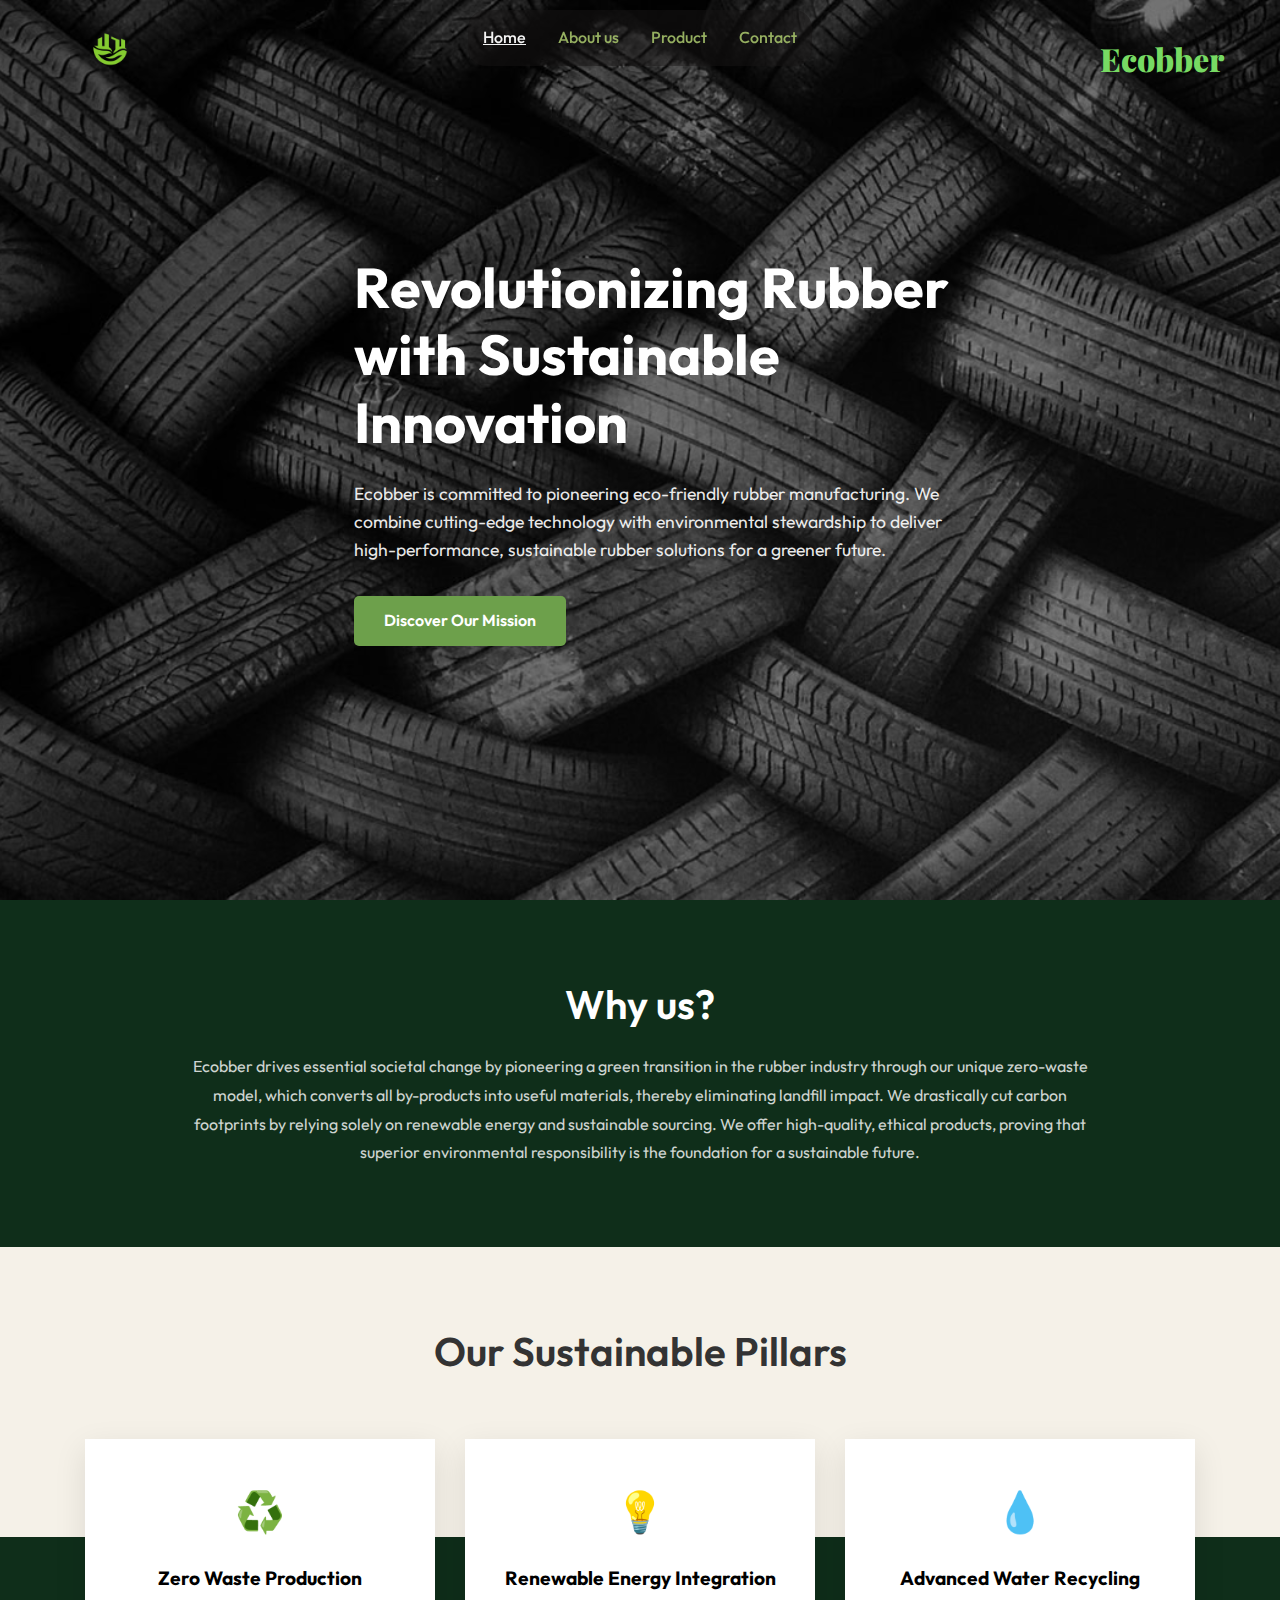
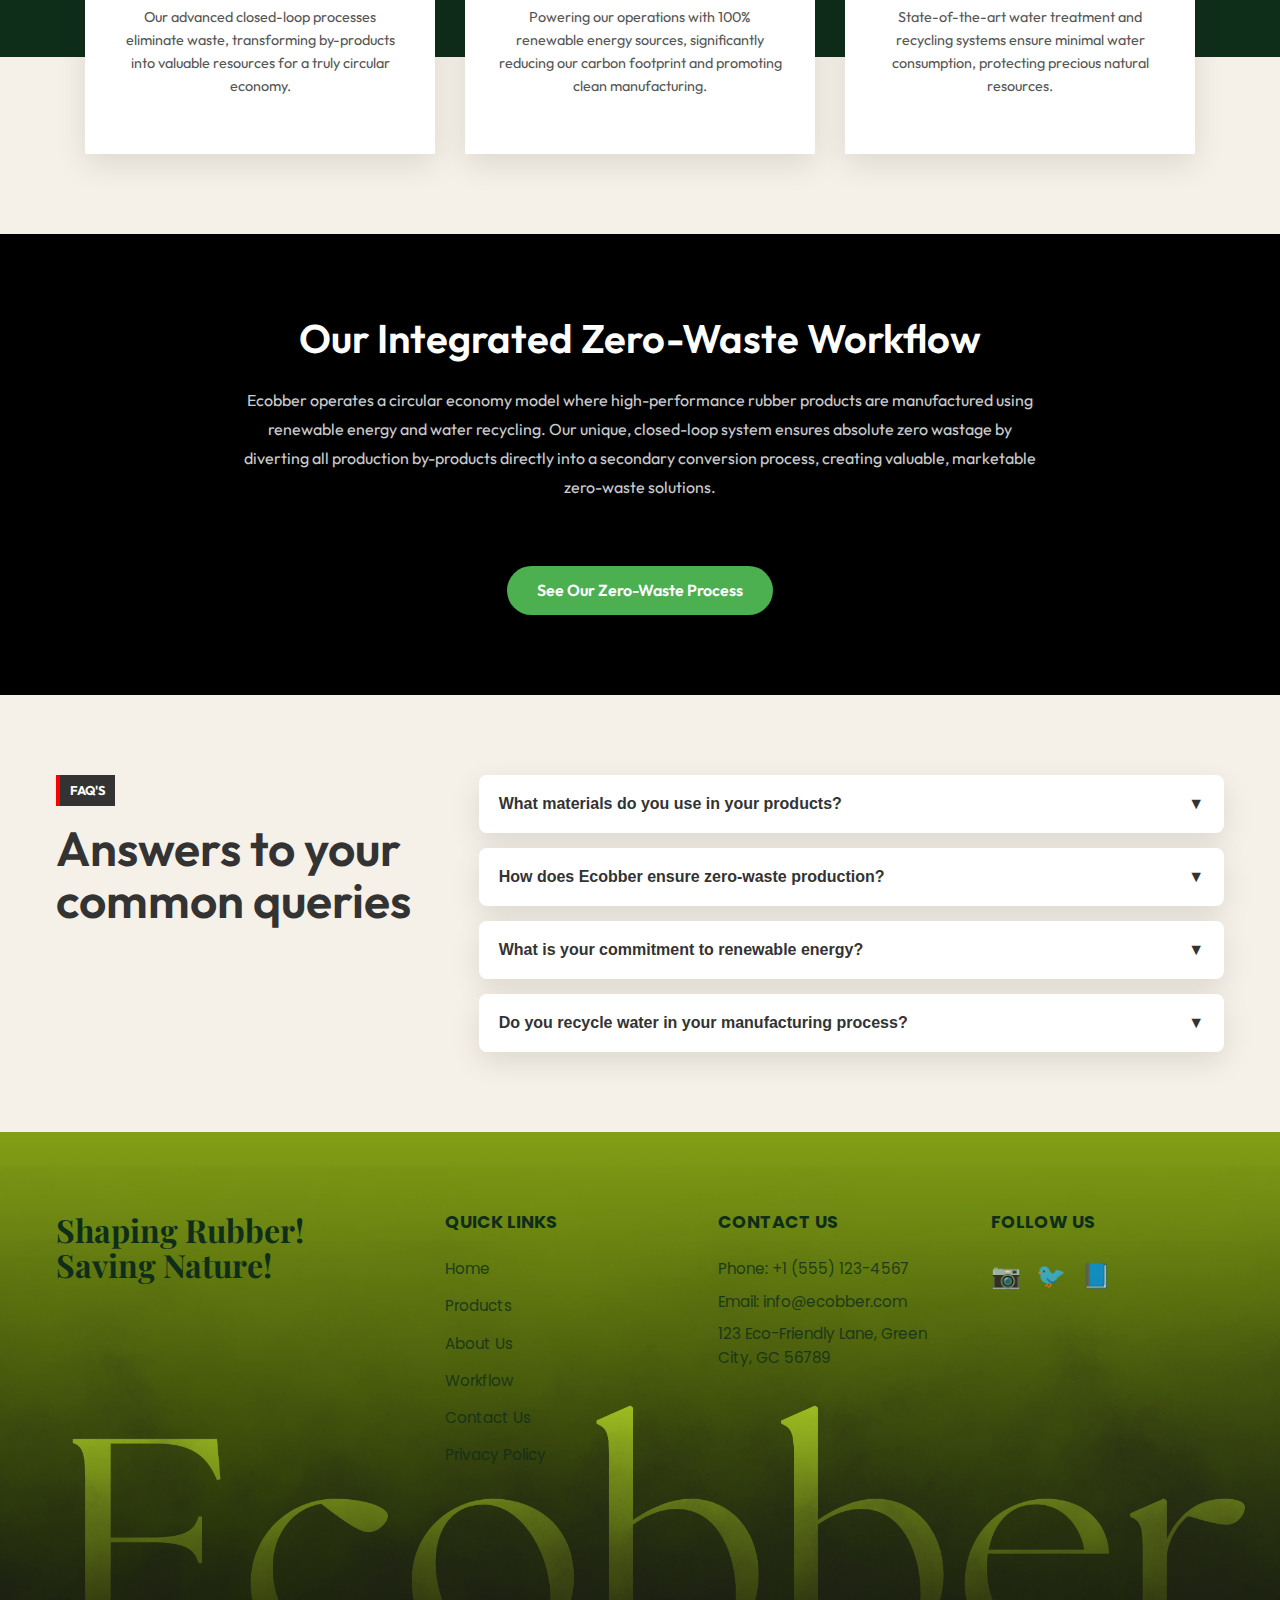
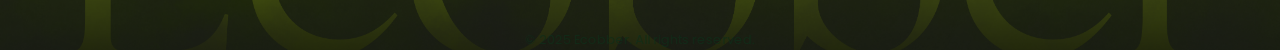
<file: ecobber/index.html>
<!DOCTYPE html>
<html lang="en">

<head>
    <meta charset="UTF-8">
    <meta name="viewport" content="width=device-width, initial-scale=1.0">
    <title>Ecobber - Sustainable Rubber Solutions</title>

    <!-- Fonts -->
    <link rel="preconnect" href="https://fonts.googleapis.com">
    <link rel="preconnect" href="https://fonts.gstatic.com" crossorigin>
    <link
        href="https://fonts.googleapis.com/css2?family=Outfit:wght@300;400;500;600;700&family=Playfair+Display:wght@400;700&family=Poppins:wght@300;400;500;600;700&display=swap"
        rel="stylesheet">

    <!-- Styles -->
    <link rel="stylesheet" href="styles/main.css">
    <link rel="stylesheet" href="styles/home.css">
</head>

<body>

    <!-- Header -->
    <header>
        <div class="container">
          <nav>
    <a href="index.html" class="logo-img">
        <img src="src/logo/Ecobber.png" alt="Ecobber Logo">
    </a>
    <div class="brand-text">Ecobber</div>
    <div class="mobile-menu-btn">
        <span></span><span></span><span></span>
    </div>
</nav>

<div class="navbar-fixed"> 
    <ul class="nav-links">
        <li><a href="index.html" class="active">Home</a></li>
        <li><a href="about.html">About us</a></li>
        <li><a href="product.html">Product</a></li>
        <li><a href="contact.html">Contact</a></li>
    </ul>
</div>
        </div>
    </header>

    <!-- Hero Section -->
    <section class="hero">
        <div class="hero-overlay"></div>
        <div class="container hero-content">
            <h1>Revolutionizing Rubber with Sustainable Innovation</h1>
            <p>Ecobber is committed to pioneering eco-friendly rubber manufacturing. We combine cutting-edge technology
                with environmental stewardship to deliver high-performance, sustainable rubber solutions for a greener
                future.</p>
            <a href="about.html" class="btn btn-primary">Discover Our Mission</a>
        </div>
    </section>

    <!-- Why Us Section -->
    <section class="why-us bg-dark">
        <div class="container text-center">
            <h2>Why us?</h2>
            <p class="max-w-800">Ecobber drives essential societal change by pioneering a green transition in the rubber
                industry through our unique zero-waste model, which converts all by-products into useful materials,
                thereby eliminating landfill impact. We drastically cut carbon footprints by relying solely on renewable
                energy and sustainable sourcing. We offer high-quality, ethical products, proving that superior
                environmental responsibility is the foundation for a sustainable future.</p>
        </div>
    </section>

    <!-- Sustainable Pillars -->
    <section class="pillars bg-beige section">
        <div class="container">
            <h2 class="text-center" style="color: var(--color-text-dark); margin-bottom: var(--spacing-lg);">Our
                Sustainable Pillars</h2>
            <div class="pillars-grid">
                <div class="pillar-card" data-title="Zero Waste Production"
                    data-description="Our advanced closed-loop processes eliminate waste, transforming by-products into valuable resources for a truly circular economy. We ensure that every scrap of material is repurposed, resulting in a production cycle that sends zero waste to landfills.">
                    <div class="icon">♻️</div>
                    <h3>Zero Waste Production</h3>
                    <p>Our advanced closed-loop processes eliminate waste, transforming by-products into valuable
                        resources for a truly circular economy.</p>
                </div>
                <div class="pillar-card" data-title="Renewable Energy Integration"
                    data-description="Powering our operations with 100% renewable energy sources, significantly reducing our carbon footprint and promoting clean manufacturing. We utilize solar and wind energy to run our facilities, demonstrating that industrial scale production can be powered by nature.">
                    <div class="icon">💡</div>
                    <h3>Renewable Energy Integration</h3>
                    <p>Powering our operations with 100% renewable energy sources, significantly reducing our carbon
                        footprint and promoting clean manufacturing.</p>
                </div>
                <div class="pillar-card" data-title="Advanced Water Recycling"
                    data-description="State-of-the-art water treatment and recycling systems ensure minimal water consumption, protecting precious natural resources. Our closed-loop water systems treat and reuse water multiple times, drastically lowering our freshwater intake.">
                    <div class="icon">💧</div>
                    <h3>Advanced Water Recycling</h3>
                    <p>State-of-the-art water treatment and recycling systems ensure minimal water consumption,
                        protecting precious natural resources.</p>
                </div>
            </div>
        </div>
    </section>

    <!-- Workflow Teaser -->
    <section class="workflow-teaser bg-dark section">
        <div class="container text-center">
            <h2>Our Integrated Zero-Waste Workflow</h2>
            <p class="max-w-800">Ecobber operates a circular economy model where high-performance rubber products are
                manufactured using renewable energy and water recycling. Our unique, closed-loop system ensures absolute
                zero wastage by diverting all production by-products directly into a secondary conversion process,
                creating valuable, marketable zero-waste solutions.</p>
            <a href="workflow.html" class="btn btn-primary" style="margin-top: var(--spacing-md);">See Our Zero-Waste
                Process</a>
        </div>
    </section>

    <!-- FAQ Section -->
    <section class="faq bg-beige section">
        <div class="container faq-container">
            <div class="faq-header">
                <span class="badge">FAQ'S</span>
                <h2>Answers to your common queries</h2>
            </div>
            <div class="faq-list">
                <div class="faq-item">
                    <button class="faq-question">What materials do you use in your products? <span
                            class="arrow">▼</span></button>
                    <div class="faq-answer">
                        <p>We primarily use sustainable harvested natural rubber, combined with a significant percentage
                            of recycled rubber and other eco-friendly additives to ensure both performance and
                            environmental responsibility.</p>
                    </div>
                </div>
                <div class="faq-item">
                    <button class="faq-question">How does Ecobber ensure zero-waste production? <span
                            class="arrow">▼</span></button>
                    <div class="faq-answer">
                        <p>Our zero-waste approach involves innovative manufacturing techniques that minimize material
                            input and maximize resource recovery. All production scraps and end-of-life products are
                            collected, processed, and reintroduced into new product cycles, leaving no material behind.
                        </p>
                    </div>
                </div>
                <div class="faq-item">
                    <button class="faq-question">What is your commitment to renewable energy? <span
                            class="arrow">▼</span></button>
                    <div class="faq-answer">
                        <p>We are committed to sourcing 100% of our energy from renewable sources such as solar and wind
                            power to minimize our carbon footprint.</p>
                    </div>
                </div>
                <div class="faq-item">
                    <button class="faq-question">Do you recycle water in your manufacturing process? <span
                            class="arrow">▼</span></button>
                    <div class="faq-answer">
                        <p>Yes, we utilize advanced water recycling systems that treat and reuse water throughout our
                            manufacturing process, significantly reducing our freshwater consumption.</p>
                    </div>
                </div>
            </div>
        </div>
    </section>

    <!-- Footer -->
    <footer>
        <div class="container">
            <div class="footer-content">
                <div class="footer-brand-text">
                    <h3 style="font-family: 'Playfair Display', serif; font-size: 2rem; margin-bottom: 1rem;">Shaping
                        Rubber!<br>Saving Nature!</h3>
                </div>
                <div class="footer-links">
                    <h4>Quick Links</h4>
                    <a href="index.html">Home</a>
                    <a href="product.html">Products</a>
                    <a href="about.html">About Us</a>
                    <a href="workflow.html">Workflow</a>
                    <a href="contact.html">Contact Us</a>
                    <a href="#">Privacy Policy</a>
                </div>
                <div class="footer-contact">
                    <h4>Contact Us</h4>
                    <p>Phone: +1 (555) 123-4567</p>
                    <p>Email: info@ecobber.com</p>
                    <p>123 Eco-Friendly Lane, Green City, GC 56789</p>
                </div>
                <div class="footer-social">
                    <h4>Follow Us</h4>
                    <div class="social-icons">
                        <a href="#">📷</a>
                        <a href="#">🐦</a>
                        <a href="#">📘</a>
                    </div>
                </div>
            </div>
            
            </div>
            <div class="copyright text-center" style="font-size: 0.8rem; opacity: 0.7; margin-top: var(--spacing-lg);">
                &copy; 2025 Ecobber. All rights reserved.
            </div>
        </div>
    </footer>

    <!-- Info Modal -->
    <div id="infoModal" class="modal">
        <div class="modal-content">
            <span class="close-modal">&times;</span>
            <h2 id="modalTitle"></h2>
            <p id="modalDescription"></p>
        </div>
    </div>

    <script src="scripts/main.js"></script>
</body>
    
</html>
</file>
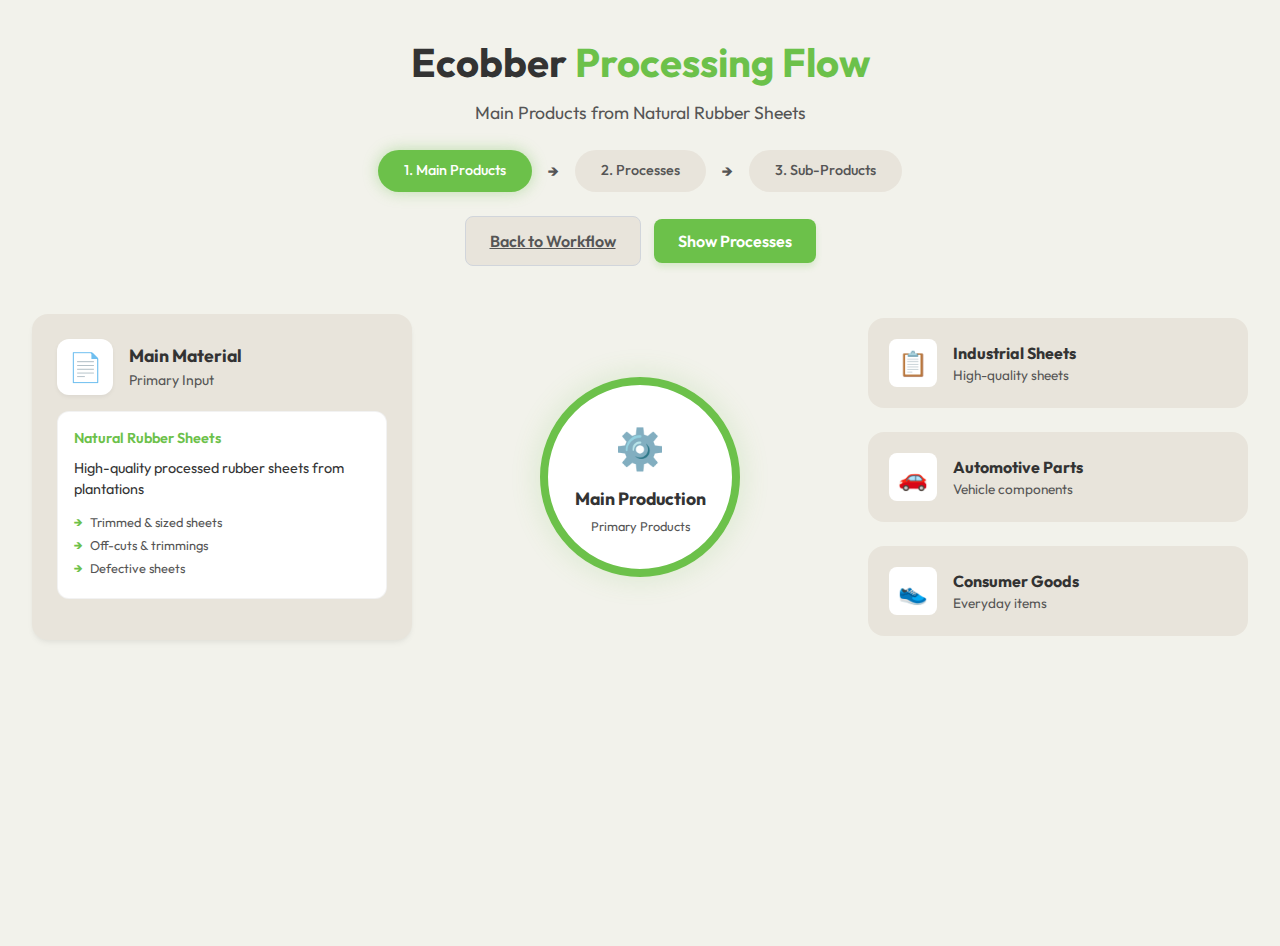
<file: ecobber/animated.html>
<!DOCTYPE html>
<html lang="en">

<head>
    <meta charset="UTF-8">
    <meta name="viewport" content="width=device-width, initial-scale=1.0">
    <title>Ecobber - Sustainable Rubber Processing</title>
    <link rel="preconnect" href="https://fonts.googleapis.com">
    <link rel="preconnect" href="https://fonts.gstatic.com" crossorigin>
    <link href="https://fonts.googleapis.com/css2?family=Outfit:wght@300;400;500;600;700;800&display=swap"
        rel="stylesheet">

    <link rel="stylesheet" href="styles/animated.css">
</head>

<body>
    <div id="app" class="container">
        <!-- Header Section -->
        <header class="header fade-in">
            <h1>Ecobber <span>Processing Flow</span></h1>
            <p id="stage-description">Main Products from Natural Rubber Sheets</p>

            <!-- Stage Indicators -->
            <div class="stage-indicators">
                <div class="stage-step active" data-step="main">
                    1. Main Products
                </div>
                <div class="arrow">→</div>
                <div class="stage-step" data-step="process">
                    2. Processes
                </div>
                <div class="arrow">→</div>
                <div class="stage-step" data-step="subproduct">
                    3. Sub-Products
                </div>
            </div>

            <!-- Navigation Buttons -->
            <a href="workflow.html" class="btn btn-secondary" style="margin-right: 10px;">Back to Workflow</a>
            <button id="nav-btn" class="btn btn-primary">Show Processes</button>
            <button id="reset-btn" class="btn btn-secondary hidden">Reset to Start</button>
        </header>

        <!-- Visualization Area -->
        <div class="visualization-area">
            <!-- SVG Layer for Connections -->
            <svg id="connections-layer" class="connections-layer">
                <!-- Paths and particles will be injected here by JS -->
            </svg>

            <!-- Grid Layout -->
            <div class="grid-layout">
                <!-- Left: Material Source -->
                <div class="column source-column fade-in">
                    <div id="material-source" class="card">
                        <div class="card-header">
                            <div class="icon-box source-icon">
                                📄
                            </div>
                            <div>
                                <h3 style="font-size: 1.1rem; font-weight: 700;">Main Material</h3>
                                <div class="subtitle">Primary Input</div>
                            </div>
                        </div>
                        <div class="info-box">
                            <div class="info-title">Natural Rubber Sheets</div>
                            <div class="info-desc">High-quality processed rubber sheets from plantations</div>
                            <ul class="info-list">
                                <li><span>→</span> Trimmed & sized sheets</li>
                                <li><span>→</span> Off-cuts & trimmings</li>
                                <li><span>→</span> Defective sheets</li>
                            </ul>
                        </div>
                    </div>
                </div>

                <!-- Center: Processing Center -->
                <div class="column center-column fade-in">
                    <div id="processing-center" class="center-node">
                        <!-- Content injected by JS based on stage -->
                    </div>
                </div>

                <!-- Right: Products -->
                <div class="column products-column fade-in">
                    <div id="products-container" class="products-list">
                        <!-- Content injected by JS based on stage -->
                    </div>
                </div>
            </div>
        </div>
    </div>

    <!-- Detailed Process Modal -->
    <div id="detailed-modal" class="modal-overlay">
        <div class="modal-content">
            <button id="modal-close" class="modal-close">×</button>
            <div id="modal-body">
                <!-- Dynamic Vertical Timeline will be injected here -->
            </div>
        </div>
    </div>

    <script src="scripts/animated.js"></script>
</body>

</html>
</file>
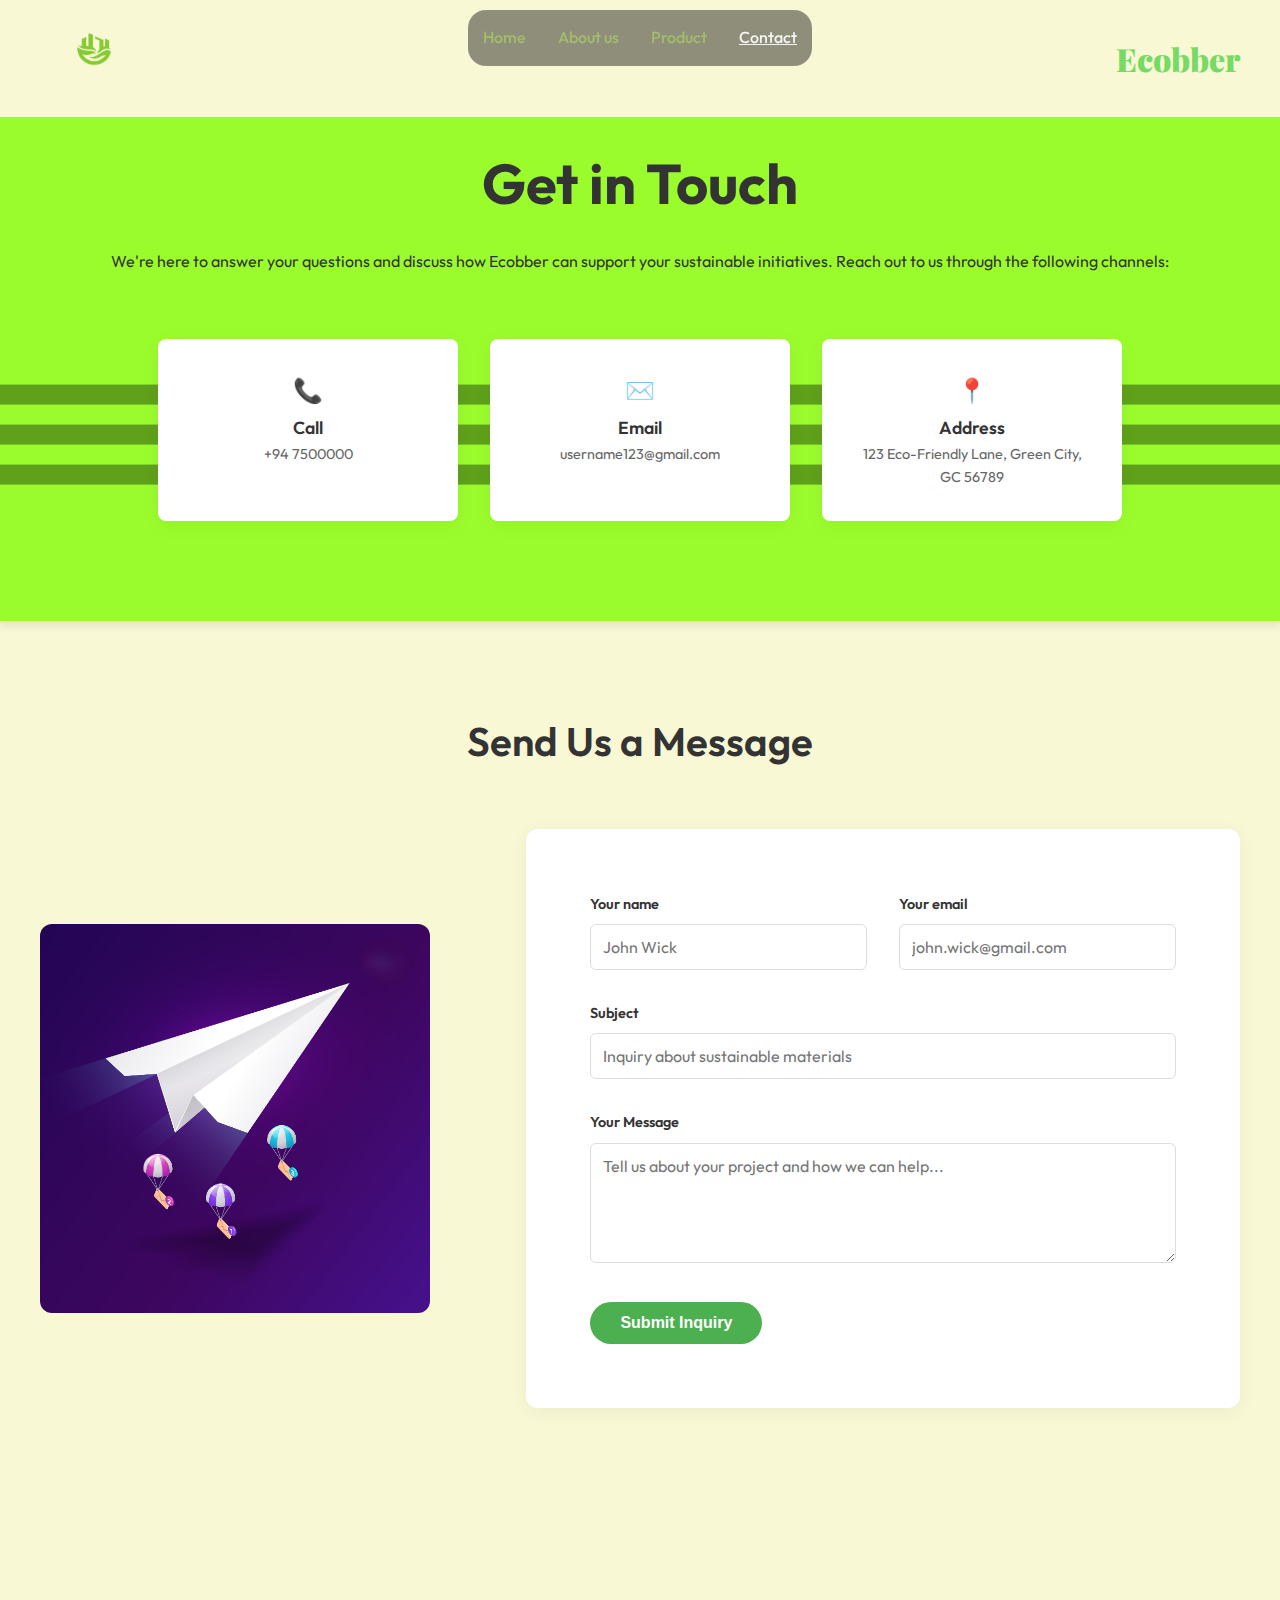
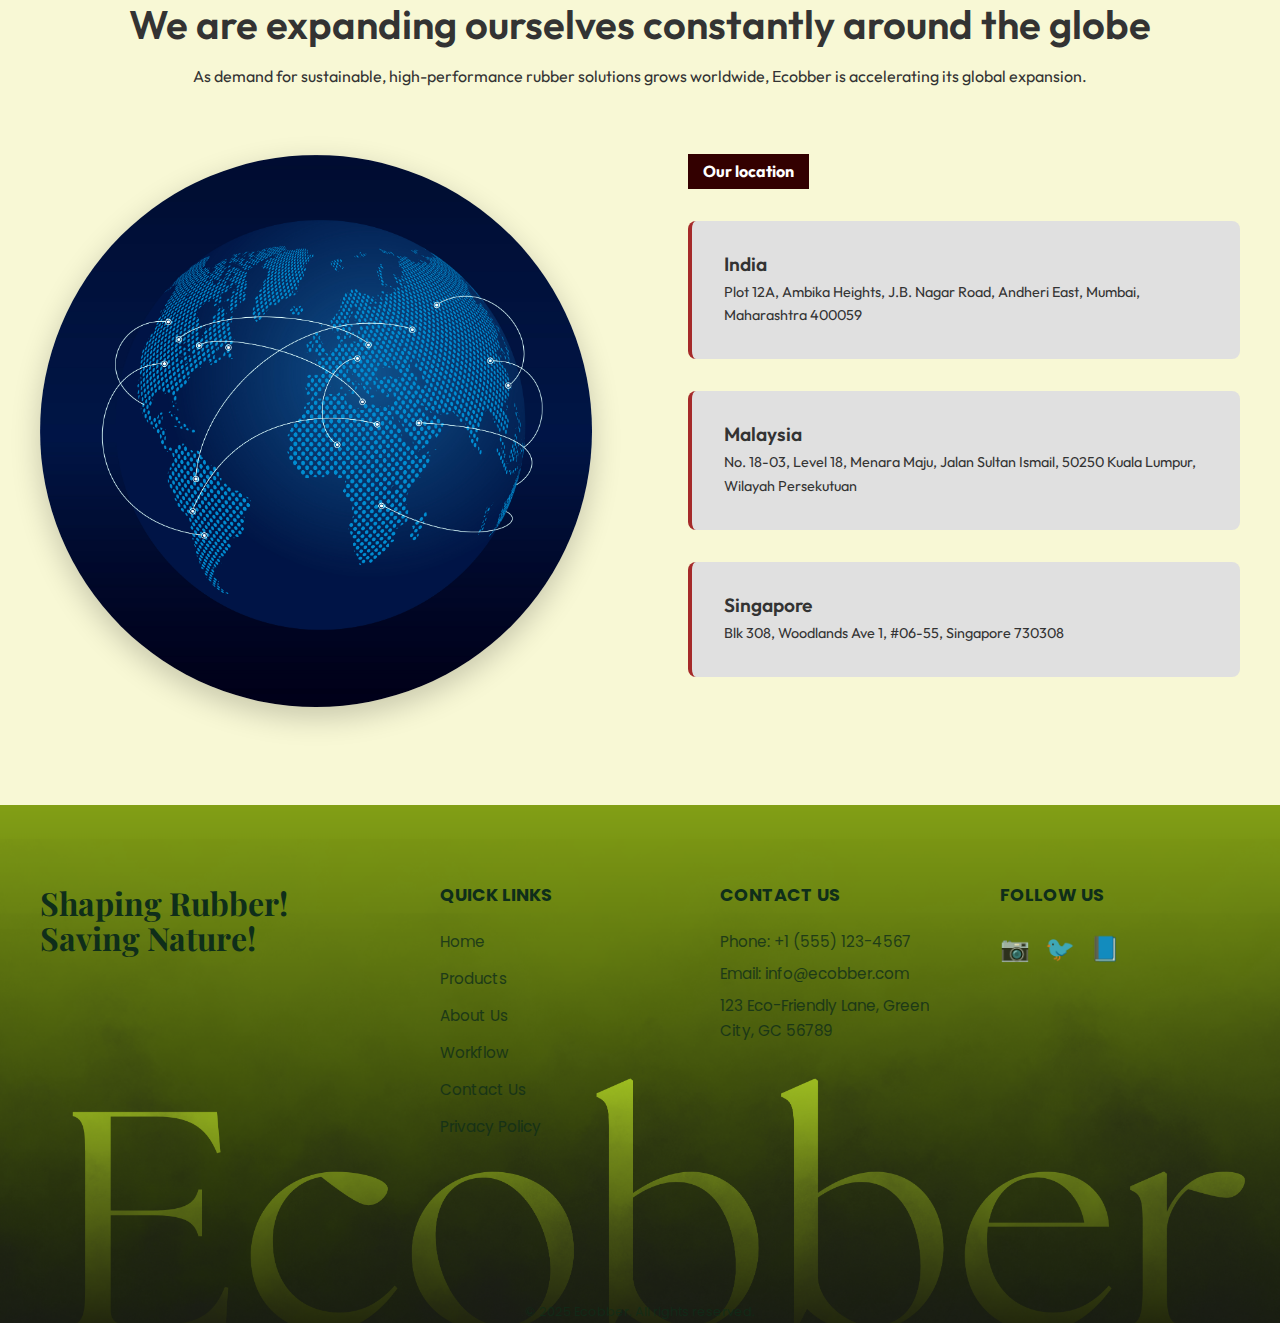
<file: ecobber/contact.html>
<!DOCTYPE html>
<html lang="en">

<head>
    <meta charset="UTF-8">
    <meta name="viewport" content="width=device-width, initial-scale=1.0">
    <title>Contact Us - Ecobber</title>

    <!-- Fonts -->
    <link rel="preconnect" href="https://fonts.googleapis.com">
    <link rel="preconnect" href="https://fonts.gstatic.com" crossorigin>
    <link
        href="https://fonts.googleapis.com/css2?family=Outfit:wght@300;400;500;600;700&family=Playfair+Display:wght@400;700&family=Poppins:wght@300;400;500;600;700&display=swap"
        rel="stylesheet">

    <!-- Styles -->
    <link rel="stylesheet" href="styles/main.css">
    <link rel="stylesheet" href="styles/contact.css">
</head>

<body>

    <!-- Header (Same as index) -->
  <header>
    <div class="container">
        <nav>
            <a href="index.html" class="logo-img">
                <img src="src/logo/Ecobber.png" alt="Ecobber Logo">
            </a>
            <div class="brand-text">Ecobber</div>
            <div class="mobile-menu-btn">
                <span></span><span></span><span></span>
            </div>
        </nav>
    </div>
</header>

<div class="navbar-fixed"> 
    <ul class="nav-links">
        <li><a href="index.html" >Home</a></li>
        <li><a href="about.html">About us</a></li>
        <li><a href="product.html">Product</a></li>
        <li><a href="contact.html"class="active">Contact</a></li>
    </ul>
</div>

    <!-- Contact Hero -->
    <section class="contact-hero">
        <!-- Background Rectangles -->
        <div class="bg-rectangles">
            <div class="bg-rect"></div>
            <div class="bg-rect"></div>
            <div class="bg-rect"></div>
        </div>

        <div class="container relative-z">
            <h1 style="margin-bottom: var(--spacing-md);">Get in Touch</h1>
            <p class="max-w-800" style="margin: 0 auto var(--spacing-lg);">We're here to answer your questions and
                discuss how Ecobber can support your
                sustainable initiatives. Reach out to us through the following channels:</p>

            <div class="contact-cards">
                <div class="c-card">
                    <div class="icon">📞</div>
                    <h3>Call</h3>
                    <p>+94 7500000</p>
                </div>
                <div class="c-card">
                    <div class="icon">✉️</div>
                    <h3>Email</h3>
                    <p>username123@gmail.com</p>
                </div>
                <div class="c-card">
                    <div class="icon">📍</div>
                    <h3>Address</h3>
                    <p>123 Eco-Friendly Lane, Green City, GC 56789</p>
                </div>
            </div>
        </div>
    </section>

    <!-- Form Section -->
    <section class="section bg-beige">
        <div class="container">
            <h2 class="text-center" style="margin-bottom: var(--spacing-lg);">Send Us a Message</h2>
            <div class="contact-layout">
                <div class="contact-image">
                    <!-- Paper plane illustration placeholder -->
                    <div class="plane-illustration">
                        <img src="src/contact/body/contact-body-image1.jpg" alt="Contact Illustration">
                    </div>
                </div>
                <div class="contact-form-wrapper">
                    <form class="contact-form">
                        <div class="form-row">
                            <div class="form-group">
                                <label>Your name</label>
                                <input type="text" placeholder="John Wick">
                            </div>
                            <div class="form-group">
                                <label>Your email</label>
                                <input type="email" placeholder="john.wick@gmail.com">
                            </div>
                        </div>
                        <div class="form-group">
                            <label>Subject</label>
                            <input type="text" placeholder="Inquiry about sustainable materials">
                        </div>
                        <div class="form-group">
                            <label>Your Message</label>
                            <textarea placeholder="Tell us about your project and how we can help..."></textarea>
                        </div>
                        <button type="submit" class="btn btn-primary">Submit Inquiry</button>
                    </form>
                </div>
            </div>
        </div>
    </section>

    <!-- Locations -->
    <section class="section bg-beige">
        <div class="container">
            <h2 class="text-center" style="margin-bottom: var(--spacing-sm);">We are expanding ourselves constantly
                around the globe</h2>
            <p class="text-center max-w-800" style="margin-bottom: var(--spacing-lg);">As demand for sustainable,
                high-performance rubber solutions grows worldwide, Ecobber is accelerating its global expansion.</p>

            <div class="locations-layout">
                <div class="map-visual">
                    <!-- Globe placeholder -->
                    <img src="src/contact/body/contact-body-image2.jpg" alt="Global Map"
                        style="border-radius: 50%; box-shadow: 0 10px 30px rgba(0,0,0,0.2);">
                </div>
                <div class="locations-list">
                    <div class="location-badge">Our location</div>

                    <div class="location-card">
                        <h3>India</h3>
                        <p>Plot 12A, Ambika Heights, J.B. Nagar Road, Andheri East, Mumbai, Maharashtra 400059</p>
                    </div>
                    <div class="location-card">
                        <h3>Malaysia</h3>
                        <p>No. 18-03, Level 18, Menara Maju, Jalan Sultan Ismail, 50250 Kuala Lumpur, Wilayah
                            Persekutuan</p>
                    </div>
                    <div class="location-card">
                        <h3>Singapore</h3>
                        <p>Blk 308, Woodlands Ave 1, #06-55, Singapore 730308</p>
                    </div>
                </div>
            </div>
        </div>
    </section>

    <!-- Footer (Same as index) -->
    <footer>
        <div class="container">
            <div class="footer-content">
                <div class="footer-brand-text">
                    <h3 style="font-family: 'Playfair Display', serif; font-size: 2rem; margin-bottom: 1rem;">Shaping
                        Rubber!<br>Saving Nature!</h3>
                </div>
                <div class="footer-links">
                    <h4>Quick Links</h4>
                    <a href="index.html">Home</a>
                    <a href="product.html">Products</a>
                    <a href="about.html">About Us</a>
                    <a href="workflow.html">Workflow</a>
                    <a href="contact.html">Contact Us</a>
                    <a href="#">Privacy Policy</a>
                </div>
                <div class="footer-contact">
                    <h4>Contact Us</h4>
                    <p>Phone: +1 (555) 123-4567</p>
                    <p>Email: info@ecobber.com</p>
                    <p>123 Eco-Friendly Lane, Green City, GC 56789</p>
                </div>
                <div class="footer-social">
                    <h4>Follow Us</h4>
                    <div class="social-icons">
                        <a href="#">📷</a>
                        <a href="#">🐦</a>
                        <a href="#">📘</a>
                    </div>
                </div>
            </div>
            <div class="copyright text-center" style="font-size: 0.8rem; opacity: 0.7; margin-top: var(--spacing-lg);">
                &copy; 2025 Ecobber. All rights reserved.
            </div>
        </div>
    </footer>

    <script src="scripts/main.js"></script>
</body>

</html>
</file>
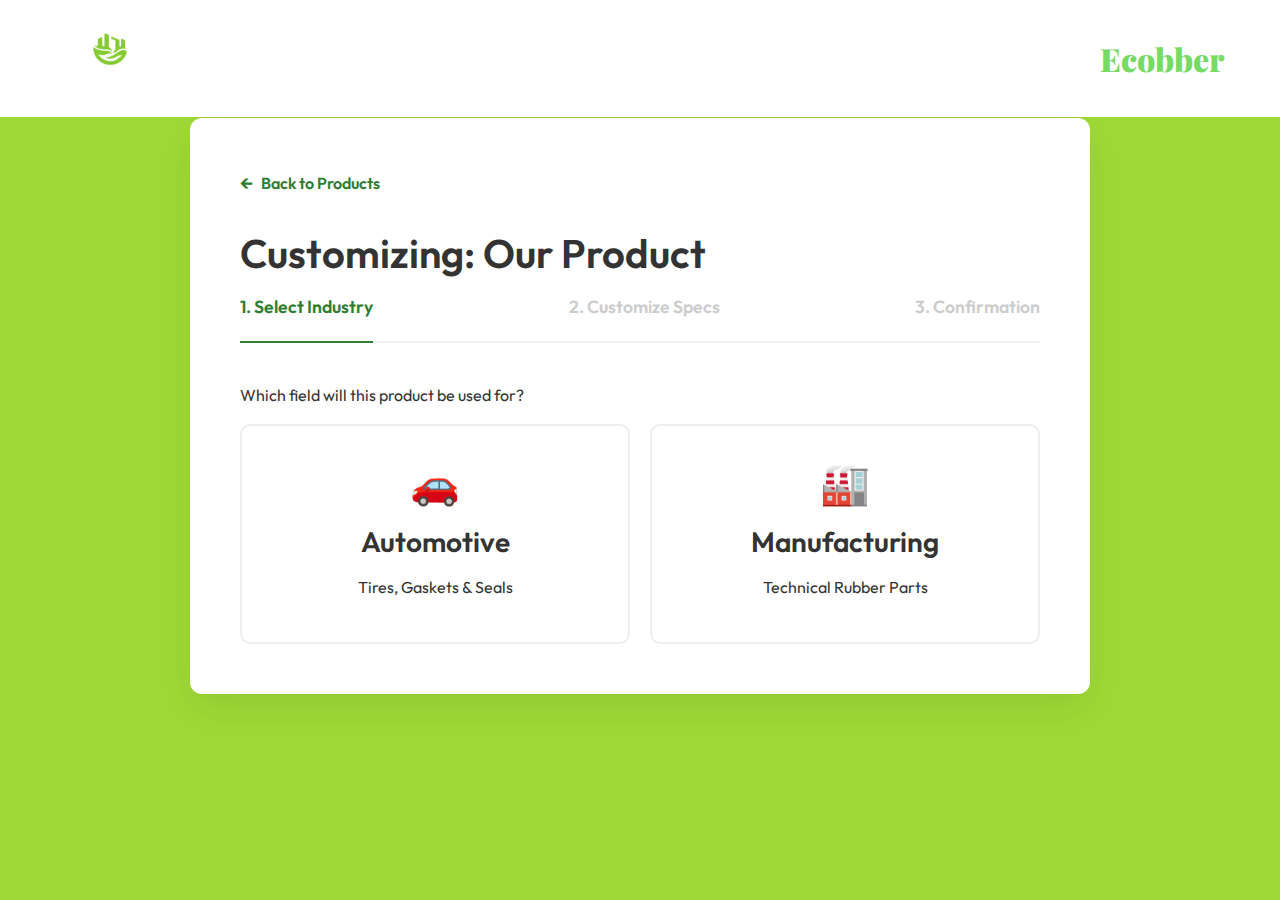
<file: ecobber/customize.html>
<!DOCTYPE html>
<html lang="en">

<head>
    <meta charset="UTF-8">
    <meta name="viewport" content="width=device-width, initial-scale=1.0">
    <title>Customize Order - Ecobber</title>
    <link
        href="https://fonts.googleapis.com/css2?family=Outfit:wght@300;400;500;600;700&family=Playfair+Display:wght@400;700&display=swap"
        rel="stylesheet">
    <link rel="stylesheet" href="styles/main.css">

    <style>
        .wizard-container {
            max-width: 900px;
            margin: 50px auto;
            padding: 50px;
            top:68px;
            background: white;
            border-radius: 12px;
            box-shadow: 0 15px 40px rgba(0, 0, 0, 0.08);
            position: relative;
        }

        .step-header {
            display: flex;
            justify-content: space-between;
            margin-bottom: 40px;
            border-bottom: 2px solid #f0f0f0;
            padding-bottom: 20px;
        }

        .step {
            color: #ccc;
            font-weight: 600;
            font-size: 1.1rem;
        }

        .step.active {
            color: #2e7d32;
            border-bottom: 2px solid #2e7d32;
            margin-bottom: -22px;
            padding-bottom: 20px;
        }

        .industry-grid {
            display: grid;
            grid-template-columns: repeat(auto-fit, minmax(200px, 1fr));
            gap: 20px;
        }

        .industry-card {
            border: 2px solid #eee;
            border-radius: 10px;
            padding: 25px;
            text-align: center;
            cursor: pointer;
            transition: 0.3s;
        }

        .industry-card:hover,
        .industry-card.selected {
            border-color: #2e7d32;
            background: #f1f8e9;
        }

        .ind-icon {
            font-size: 2.5rem;
            display: block;
            margin-bottom: 10px;
        }

        .form-group {
            margin-bottom: 20px;
        }

        .form-label {
            display: block;
            font-weight: 600;
            margin-bottom: 8px;
        }

        .form-input {
            width: 100%;
            padding: 12px;
            border: 1px solid #ddd;
            border-radius: 5px;
            font-family: 'Outfit', sans-serif;
        }

        .color-options {
            display: flex;
            gap: 10px;
        }

        .color-dot {
            width: 35px;
            height: 35px;
            border-radius: 50%;
            cursor: pointer;
            border: 2px solid transparent;
        }

        .color-dot.selected {
            border-color: #000;
            transform: scale(1.1);
        }

        .confirm-box {
            text-align: center;
            padding: 40px;
        }

        .success-icon {
            font-size: 4rem;
            margin-bottom: 20px;
        }

        .order-details {
            background: #fafafa;
            padding: 20px;
            margin: 20px 0;
            text-align: left;
            border-radius: 8px;
        }

        .hidden {
            display: none;
        }

        .btn-nav {
            margin-top: 30px;
            display: flex;
            justify-content: space-between;
        }

        .w-100 {
            width: 100%;
        }

        /* Back Button */
        .btn-back-nav {
            display: inline-flex;
            align-items: center;
            text-decoration: none;
            color: #2e7d32;
            font-weight: 600;
            margin-bottom: 20px;
            transition: 0.3s;
        }

        .btn-back-nav:hover {
            transform: translateX(-5px);
            color: #1b5e20;
        }

        .btn-back-nav span {
            margin-right: 8px;
            font-size: 1.2rem;
        }
    </style>
</head>

<body style="background-color: #9eda36;">

    <header style="background: white;">
        <div class="container">
            <nav>
                <a href="index.html" class="logo-img"><img src="src/logo/Ecobber.png" alt="logo"></a>
                <div class="brand-text">Ecobber</div>
            </nav>
        </div>
    </header>

    <div class="wizard-container">
        <a href="product.html" class="btn-back-nav"><span>&#8592;</span> Back to Products</a>
        <h2 id="product-title-display" style="margin-top: 10px;">Customizing Product</h2>
        <div class="step-header">
            <span class="step active" id="st1">1. Select Industry</span>
            <span class="step" id="st2">2. Customize Specs</span>
            <span class="step" id="st3">3. Confirmation</span>
        </div>

        <div id="step1">
            <p>Which field will this product be used for?</p>
            <div id="industry-grid-container" class="industry-grid">
            </div>
        </div>

        <div id="step2" class="hidden">
            <p>Customize details for <strong id="selected-field"></strong> application:</p>

            <div id="spec-fields-container"></div>

            <div class="form-group" id="color-group">
                <label class="form-label">Color Preference</label>
                <div class="color-options">
                    <div class="color-dot" style="background:black; border: 2px solid #000;"
                        onclick="selectColor('Black', this)"></div>
                    <div class="color-dot" style="background:brown;" onclick="selectColor('Brown', this)"></div>
                    <div class="color-dot" style="background:grey;" onclick="selectColor('Grey', this)"></div>
                    <div class="color-dot" style="background:green;" onclick="selectColor('Green', this)"></div>
                </div>
                <p id="color-name">Black</p>
            </div>

            <div class="btn-nav">
                <button class="btn btn-secondary" onclick="showStep(1)">Back</button>
                <button class="btn btn-primary" onclick="confirmOrder()">Confirm Order</button>
            </div>
        </div>

        <div id="step3" class="hidden">
            <div class="confirm-box">
                <div class="success-icon">✅</div>
                <h2>Order Request Sent!</h2>
                <p>Our team will contact you with a formal quote shortly.</p>

                <div class="order-details">
                    <p><strong>Product:</strong> <span id="conf-prod"></span></p>
                    <p><strong>Industry:</strong> <span id="conf-field"></span></p>
                    <p><strong>Specifications:</strong> <span id="conf-spec"></span></p>
                    <p id="conf-color-row"><strong>Color:</strong> <span id="conf-color"></span></p>
                </div>
                <a href="product.html" class="btn btn-primary">Return to Products</a>
            </div>
        </div>
    </div>

    <script>
        const urlParams = new URLSearchParams(window.location.search);
        const product = urlParams.get('product') || "Our Product";
        document.getElementById('product-title-display').innerText = "Customizing: " + product;

        let selectedField = "";
        let selectedColor = "Black";

        // Initialize Industry List on Load
        window.onload = function () {
            const grid = document.getElementById('industry-grid-container');
            let html = "";

            if (product.includes("Tiles") || product.includes("Flooring") || product.includes("Mats")) {
                html = `
                    <div class="industry-card" onclick="selectField('Sports & Fitness')">
                        <span class="ind-icon">🏋️</span>
                        <h3>Sports & Gyms</h3>
                        <p>High-impact flooring</p>
                    </div>
                    <div class="industry-card" onclick="selectField('Construction')">
                        <span class="ind-icon">🏗️</span>
                        <h3>Construction</h3>
                        <p>Playgrounds & Paths</p>
                    </div>`;
            } else if (product.includes("Crumbs") || product.includes("Granules") || product.includes("Crumb")) {
                html = `
                    <div class="industry-card" onclick="selectField('Athletics')">
                        <span class="ind-icon">🏃</span>
                        <h3>Athletics</h3>
                        <p>Running tracks & Turf</p>
                    </div>
                    <div class="industry-card" onclick="selectField('Manufacturing')">
                        <span class="ind-icon">⚙️</span>
                        <h3>Manufacturing</h3>
                        <p>Molded parts & Raw goods</p>
                    </div>`;
            } else if (product.includes("Fuel")) {
                html = `
                    <div class="industry-card" onclick="selectField('Energy Plant')">
                        <span class="ind-icon">⚡</span>
                        <h3>Power Plants</h3>
                        <p>Industrial Boilers</p>
                    </div>
                    <div class="industry-card" onclick="selectField('Heavy Industry')">
                        <span class="ind-icon">🏭</span>
                        <h3>Cement & Steel</h3>
                        <p>Kiln & Furnace Fuel</p>
                    </div>`;
            } else {
                html = `
                    <div class="industry-card" onclick="selectField('Automotive')">
                        <span class="ind-icon">🚗</span>
                        <h3>Automotive</h3>
                        <p>Tires, Gaskets & Seals</p>
                    </div>
                    <div class="industry-card" onclick="selectField('General Industrial')">
                        <span class="ind-icon">🏭</span>
                        <h3>Manufacturing</h3>
                        <p>Technical Rubber Parts</p>
                    </div>`;
            }
            grid.innerHTML = html;
        };

        function loadProductSpecificSpecs() {
            const specContainer = document.getElementById('spec-fields-container');
            const colorGroup = document.getElementById('color-group');
            let html = "";

            // Hide color picker for Fuel and raw Industrial materials
            colorGroup.style.display = (product.includes("Fuel") || product.includes("Reclaimed")) ? "none" : "block";

            if (product.includes("Tiles") || product.includes("Flooring") || product.includes("Mats")) {
                html = `
                    <div class="form-group">
                        <label class="form-label">Thickness (mm)</label>
                        <input type="range" min="10" max="50" value="20" class="w-100" oninput="document.getElementById('thick-val').innerText = this.value">
                        <span>Selected: <span id="thick-val">20</span>mm</span>
                    </div>
                    <div class="form-group">
                        <label class="form-label">Installation Area (sq. meters)</label>
                        <input type="number" id="area-input" placeholder="e.g. 100" class="form-input">
                    </div>`;
            } else if (product.includes("Crumbs") || product.includes("Granules") || product.includes("Crumb")) {
                html = `
                    <div class="form-group">
                        <label class="form-label">Mesh Size (Granule Diameter)</label>
                        <select id="mesh-select" class="form-input">
                            <option>Fine (0.5 - 1.5mm)</option>
                            <option selected>Medium (1.5 - 3.0mm)</option>
                            <option>Coarse (3.0 - 5.0mm)</option>
                        </select>
                    </div>
                    <div class="form-group">
                        <label class="form-label">Application Type</label>
                        <select id="app-select" class="form-input">
                            <option>Pour-in-Place Surfacing</option>
                            <option>Loose Infill</option>
                            <option>Asphalt Modification</option>
                        </select>
                    </div>`;
            } else if (product.includes("Fuel")) {
                html = `
                    <div class="form-group">
                        <label class="form-label">Required Chip Size</label>
                        <select id="fuel-select" class="form-input">
                            <option>Whole Tire</option>
                            <option>TDF Chip (2 inch)</option>
                            <option>Wire-Free Shreds</option>
                        </select>
                    </div>
                    <div class="form-group">
                        <label class="form-label">Monthly Demand (Tons)</label>
                        <input type="number" id="demand-input" placeholder="e.g. 50" class="form-input">
                    </div>`;
            } else {
                html = `
                    <div class="form-group">
                        <label class="form-label">Target Mooney Viscosity / Tensile Strength</label>
                        <input type="text" id="tech-input" placeholder="e.g. 50 ML 1+4 / 15 MPa" class="form-input">
                    </div>`;
            }
            specContainer.innerHTML = html;
        }

        function selectField(field) {
            selectedField = field;
            document.getElementById('selected-field').innerText = field;
            loadProductSpecificSpecs();
            showStep(2);
        }

        function selectColor(color, el) {
            selectedColor = color;
            document.getElementById('color-name').innerText = color;
            document.querySelectorAll('.color-dot').forEach(d => d.style.border = "2px solid transparent");
            el.style.border = "2px solid #000";
        }

        function confirmOrder() {
            document.getElementById('conf-prod').innerText = product;
            document.getElementById('conf-field').innerText = selectedField;

            let specText = "";
            if (document.getElementById('thick-val')) specText += document.getElementById('thick-val').innerText + "mm Thick. ";
            if (document.getElementById('area-input')) specText += "Area: " + document.getElementById('area-input').value + "sqm. ";
            if (document.getElementById('mesh-select')) specText += "Mesh: " + document.getElementById('mesh-select').value + ". ";
            if (document.getElementById('fuel-select')) specText += "Format: " + document.getElementById('fuel-select').value + ". ";
            if (document.getElementById('tech-input')) specText += "Specs: " + document.getElementById('tech-input').value;

            document.getElementById('conf-spec').innerText = specText || "Standard Grade";
            document.getElementById('conf-color').innerText = selectedColor;

            if (product.includes("Fuel") || product.includes("Reclaimed")) {
                document.getElementById('conf-color-row').style.display = "none";
            }
            showStep(3);
        }

        function showStep(num) {
            [1, 2, 3].forEach(n => {
                document.getElementById('step' + n).classList.add('hidden');
                document.getElementById('st' + n).classList.remove('active');
            });
            document.getElementById('step' + num).classList.remove('hidden');
            document.getElementById('st' + num).classList.add('active');
            window.scrollTo(0, 0);
        }
    </script>
</body>

</html>
</file>
<file: ecobber/styles/main.css>
:root {
    /* Colors */
    --color-primary-dark: #0a1f0a;
    --color-primary-green: #4CAF50;
    --color-primary-green-dark: #388E3C;
    --color-secondary-beige: #f8f8d5;
    --color-text-light: #f4f4f4;
    --color-text-dark: #333333;
    --color-text-muted: #666666;
    --color-accent-lime: #8BC34A;

    /* Typography */
    --font-primary: 'Outfit', 'Inter', sans-serif;
    --font-serif: 'Playfair Display', serif;
    --font-poppins: 'Poppins', sans-serif;

    /* Spacing */
    --spacing-xs: 0.5rem;
    --spacing-sm: 1rem;
    --spacing-md: 2rem;
    --spacing-lg: 4rem;
    --spacing-xl: 6rem;

    /* Layout */
    --container-width: 1200px;
    --header-height: 80px;

    /* Transitions */
    --transition-fast: 0.3s ease;
}

/* Reset & Base Styles */
* {
    margin: 0;
    padding: 0;
    box-sizing: border-box;
}

html {
    scroll-behavior: smooth;
}

body {
    font-family: var(--font-primary);
    color: var(--color-text-dark);
    background-color: #fff;
    line-height: 1.6;
    overflow-x: hidden;
}

a {
    text-decoration: none;
    color: inherit;
    transition: var(--transition-fast);
}

ul {
    list-style: none;

}

.nav-links {
    position: relative;
}

img {
    max-width: 100%;
    display: block;
}

/* Typography Utilities */
h1,
h2,
h3,
h4,
h5,
h6 {
    line-height: 1.2;
    margin-bottom: var(--spacing-sm);
}

h1 {
    font-size: 3.5rem;
    font-weight: 700;
}

h2 {
    font-size: 2.5rem;
    font-weight: 600;
}

h3 {
    font-size: 1.75rem;
    font-weight: 600;
}

p {
    margin-bottom: var(--spacing-sm);
}

/* Layout Utilities */
.container {
    max-width: var(--container-width);
    margin: 0 auto;
    padding: 0 var(--spacing-sm);
}

.section {
    padding: var(--spacing-xl) 0;
}

.btn {
    display: inline-block;
    padding: 12px 30px;
    border-radius: 50px;
    font-weight: 600;
    cursor: pointer;
    transition: var(--transition-fast);
    border: none;
    font-size: 1rem;
}

.btn-primary {
    background-color: var(--color-primary-green);
    color: #fff;
}

.btn-primary:hover {
    background-color: var(--color-primary-green-dark);
    transform: translateY(-2px);
}

.text-center {
    text-align: center;
}

.text-light {
    color: var(--color-text-light);
}

.bg-dark {
    background-color: var(--color-primary-dark);
    color: var(--color-text-light);
}

.bg-beige {
    background-color: var(--color-secondary-beige);
}

/* Header & Nav */
header {
    position: absolute;
    top: 0;
    left: 0;
    width: 100%;
    z-index: 1000;
    padding: 1rem 0;
}

nav {
    /* Keep the original layout for the logo and brand text, but remove fixed position */
    display: flex;
    justify-content: space-between;
    align-items: center;
    /* REMOVE all position:fixed, top, width, z-index */
}

/* New CSS for the floating link container */
.navbar-fixed {
    /* --- APPLY FIXED POSITIONING HERE --- */
    position: fixed;
    top: 10px;
    z-index: 1000;

    /* --- CENTERING STYLES --- */
    left: 50%;
    /* 👈 Must be 50% to center it on the entire page */
    transform: translateX(-50%);
    /* Pulls the element back by half its own width */
    /* ------------------------ */
    /* Optional: Ensure the links are aligned vertically if needed */
    display: flex;
    align-items: center;
}


/* ... (rest of your existing CSS remains the same) ... */

.logo-img img {
    height: 85px;
    width: auto;
}

.nav-links {
    display: flex;
    gap: 2rem;
    background-color: rgba(24, 21, 21, 0.468);
    padding: 15px;
    border-radius: 18px;
}

.nav-links a {
    color: #a4c16a;
    font-weight: 500;
    font-size: 1rem;
    opacity: 0.9;
}

.nav-links a:hover,
.nav-links a.active {
    opacity: 1;
    text-decoration: underline;
    color: #f4f4f4;
}

.brand-text {
    color: #77da63;
    font-size: 2rem;
    font-family: var(--font-serif);
    font-weight: 1000;
}

.mobile-menu-btn {
    display: none;
}

/* Footer */
footer {
    background-image: url("../src/home/footer/footer-image(desktop).png");
    background-size: cover;
    background-position: center;
    padding: 80px 0 0;
    position: relative;
    overflow: hidden;
    color: #0f2e1a;
    font-family: var(--font-poppins);
}

.footer-content {
    display: grid;
    grid-template-columns: 1.5fr 1fr 1fr 1fr;
    gap: 40px;
    position: relative;
    z-index: 2;
    margin-bottom: 150px;
    /* Space for large text */
}

.footer-brand-text h3 {
    font-family: var(--font-poppins);
    font-size: 2.5rem;
    line-height: 1.1;
    color: #0f2e1a;
    margin-bottom: 1.5rem;
    font-weight: 700;
}

footer h4 {
    font-size: 1.1rem;
    font-weight: 700;
    margin-bottom: 1.5rem;
    color: #0f2e1a;
    text-transform: uppercase;
    font-family: var(--font-poppins);
}

footer a {
    display: block;
    color: #0f2e1a;
    margin-bottom: 0.8rem;
    font-size: 0.95rem;
    opacity: 0.8;
    font-family: var(--font-poppins);
}

footer a:hover {
    opacity: 1;
    text-decoration: underline;
}

footer p {
    font-size: 0.95rem;
    margin-bottom: 0.5rem;
    opacity: 0.8;
    font-family: var(--font-poppins);
}

.social-icons {
    display: flex;
    gap: 15px;
}

.social-icons a {
    font-size: 1.5rem;
    display: inline-block;
}



@media (max-width: 768px) {

    /* 1. Reset the floating container to be static on mobile */
    .navbar-fixed {
        /* CRITICAL: Disable floating/centering styles */
        /* display: none;  <-- REMOVED THIS LINE so the menu is part of the DOM */
        position: static !important;
        left: auto !important;
        transform: none !important;
        z-index: auto !important;
    }

    /* 2. Style for the actual link list (ul.nav-links) - this is your slide-out menu */
    .nav-links {
        /* Ensure these styles are still active for the mobile slide-out */
        position: fixed;
        top: 0;
        right: -100%;
        height: 50vh;
        width: 70%;
        background-color: var(--color-primary-dark);
        flex-direction: column;
        justify-content: center;
        align-items: center;
        transition: right 0.3s ease;
        z-index: 999;
        box-shadow: -5px 0 15px rgba(51, 189, 106, 0.456);
    }


    .nav-links.active {
        right: 0;
    }

    .nav-links a {
        font-size: 1.5rem;
    }

    .mobile-menu-btn {
        display: block;
        cursor: pointer;
        z-index: 1000;
    }

    .mobile-menu-btn span {
        display: block;
        width: 25px;
        height: 3px;
        background-color: #fff;
        margin: 5px 0;
        transition: 0.3s;
    }

    .footer-content {
        grid-template-columns: 1fr;
        text-align: center;
        margin-bottom: 100px;
    }

    .social-icons {
        justify-content: center;
    }

    /* Mobile Footer Customization */
    footer {
        background-image: url('../src/home/footer/footer-image(mobile).png');
        background-size: cover;
        background-position: center;
    }

    footer,
    footer h3,
    footer p,
    footer a,
    .footer-brand-large h2 {
        color: #f8f8d5 !important;
        /* Beige color for mobile */
    }

    .social-icons a {
        color: #f8f8d5 !important;
        border-color: #f8f8d5 !important;
    }
}

/* Modal Styles */
.modal {
    display: none;
    position: fixed;
    z-index: 2000;
    left: 0;
    top: 0;
    width: 100%;
    height: 100%;
    overflow: auto;
    background-color: rgba(0, 0, 0, 0.6);
    backdrop-filter: blur(5px);
}

.modal-content {
    background-color: #fefefe;
    margin: 15% auto;
    padding: 40px;
    border: 1px solid #888;
    width: 80%;
    max-width: 600px;
    border-radius: 15px;
    position: relative;
    box-shadow: 0 5px 15px rgba(0, 0, 0, 0.3);
    animation: modalFadeIn 0.3s;
}

@keyframes modalFadeIn {
    from {
        opacity: 0;
        transform: translateY(-50px);
    }

    to {
        opacity: 1;
        transform: translateY(0);
    }
}

.close-modal {
    color: #aaa;
    float: right;
    font-size: 28px;
    font-weight: bold;
    cursor: pointer;
    transition: color 0.3s;
}

.close-modal:hover,
.close-modal:focus {
    color: var(--color-primary-green);
    text-decoration: none;
    cursor: pointer;
    transition: color 0.3s;
}

#modalTitle {
    color: var(--color-primary-dark);
    margin-bottom: 1rem;
    font-family: var(--font-primary);
}

#modalDescription {
    color: var(--color-text-dark);
    font-size: 1.1rem;
    line-height: 1.6;
}
</file>
<file: ecobber/styles/home.css>
/* Home Page Specific Styles */

/* Hero */
.hero {
    height: 100vh;
    background-image: url("../src/home/hero/home hero.jpg");
    background-size: cover;
    background-position: center;
    position: relative;
    display: flex;
    align-items: center;
    color: #fff;
}

.hero-overlay {
    position: absolute;
    top: 0;
    left: 0;
    width: 100%;
    height: 100%;
    background: rgba(0, 0, 0, 0.5);
}

.hero-content {
    position: relative;
    z-index: 1;
    max-width: 700px;
    padding-left: 5%;
}

.hero-content h1 {
    font-size: 3.5rem;
    font-weight: 700;
    margin-bottom: 1.5rem;
    line-height: 1.2;
}

.hero-content p {
    font-size: 1.1rem;
    margin-bottom: 2rem;
    max-width: 600px;
    opacity: 0.9;
    line-height: 1.6;
}

.hero-content .btn {
    background-color: #6da04b;
    /* Light green button */
    color: #fff;
    border: none;
    padding: 12px 30px;
    font-size: 1rem;
    font-weight: 600;
    border-radius: 5px;
    text-transform: capitalize;
}

.hero-content .btn:hover {
    background-color: #5a883c;
}

/* Why Us Section */
.why-us {
    background-color: #0f2e1a;
    /* Dark Green */
    color: #fff;
    padding: 80px 0;
    text-align: center;
}

.why-us h2 {
    font-size: 2.5rem;
    margin-bottom: 1.5rem;
    color: #fff;
}

.why-us p {
    max-width: 900px;
    margin: 0 auto;
    font-size: 1rem;
    line-height: 1.8;
    opacity: 0.8;
}

/* Sustainable Pillars Section */
.pillars {
    background-color: #f5f1e8;
    /* Light Beige */
    padding: 80px 0;
    position: relative;
}

.pillars h2 {
    text-align: center;
    font-size: 2.5rem;
    margin-bottom: 3rem;
    color: #000;
}

.pillars-grid {
    display: flex;
    justify-content: center;
    gap: 30px;
    position: relative;
    z-index: 2;
}

/* Dark green strip behind cards */
.pillars-grid::before {
    content: "";
    position: absolute;
    top: 50%;
    left: 50%;
    transform: translate(-50%, -50%);
    width: 100vw;
    height: 120px;
    background-color: #0f2e1a;
    /* Dark Green */
    z-index: -1;
}

.pillar-card {
    background: #fff;
    padding: 40px 30px;
    border-radius: 0;
    /* Square corners as per design */
    box-shadow: 0 10px 30px rgba(0, 0, 0, 0.1);
    flex: 1;
    max-width: 350px;
    text-align: center;
    transition: transform 0.3s ease;
}

.pillar-card:hover {
    transform: translateY(-10px);
}

.pillar-card .icon {
    font-size: 2.5rem;
    margin-bottom: 1.5rem;
    color: #0f2e1a;
    /* Dark icon color */
}

.pillar-card h3 {
    font-size: 1.2rem;
    margin-bottom: 1rem;
    color: #000;
    font-weight: 700;
}

.pillar-card p {
    color: #555;
    font-size: 0.9rem;
    line-height: 1.6;
}

/* Workflow Teaser Section */
.workflow-teaser {
    background-color: #000;
    /* Black */
    color: #fff;
    padding: 80px 0;
    text-align: center;
}

.workflow-teaser h2 {
    font-size: 2.5rem;
    margin-bottom: 1.5rem;
    color: #fff;
}

.workflow-teaser p {
    max-width: 800px;
    margin: 0 auto 2rem;
    font-size: 1rem;
    line-height: 1.8;
    opacity: 0.8;
}

.workflow-teaser .btn {
    background-color: #4CAF50;
    /* Green button */
    color: #fff;
    padding: 12px 30px;
    border-radius: 30px;
    /* Rounded pill shape */
    font-weight: 600;
    text-decoration: none;
    display: inline-block;
}

/* FAQ Section */
.faq {
    background-color: #f5f1e8;
    /* Light Beige */
    padding: 80px 0;
}

.faq-container {
    display: grid;
    grid-template-columns: 1fr 2fr;
    gap: 50px;
    align-items: start;
}

.faq-header .badge {
    background-color: #333;
    color: #fff;
    padding: 5px 10px;
    font-size: 0.8rem;
    font-weight: 700;
    text-transform: uppercase;
    display: inline-block;
    margin-bottom: 1rem;
}

.faq-header h2 {
    font-size: 3rem;
    line-height: 1.1;
    color: #333;
}

.faq-list {
    display: flex;
    flex-direction: column;
    gap: 15px;
}

.faq-item {
    background: #fff;
    border-radius: 8px;
    overflow: hidden;
    box-shadow: 0 10px 30px rgba(0, 0, 0, 0.1);
}

.faq-question {
    width: 100%;
    text-align: left;
    padding: 20px;
    background: none;
    border: none;
    font-size: 1rem;
    font-weight: 700;
    color: #333;
    cursor: pointer;
    display: flex;
    justify-content: space-between;
    align-items: center;
}

.faq-answer {
    padding: 0 20px;
    max-height: 0;
    overflow: hidden;
    transition: max-height 0.3s ease, padding 0.3s ease;
}

.faq-answer p {
    color: #666;
    padding-bottom: 20px;
    font-size: 0.9rem;
    line-height: 1.6;
}

.faq-item.active .faq-answer {
    max-height: 200px;
    padding-top: 0;
}


.why-us p {
    max-width: 900px;
    margin: 0 auto;
    font-size: 1rem;
    line-height: 1.8;
    opacity: 0.8;
}

/* Sustainable Pillars Section */
.pillars {
    background-color: #f5f1e8;
    /* Light Beige */
    padding: 80px 0;
    position: relative;
}

.pillars h2 {
    text-align: center;
    font-size: 2.5rem;
    margin-bottom: 3rem;
    color: #000;
}

.pillars-grid {
    display: flex;
    justify-content: center;
    gap: 30px;
    position: relative;
    z-index: 2;
}

/* Dark green strip behind cards */
.pillars-grid::before {
    content: "";
    position: absolute;
    top: 50%;
    left: 50%;
    transform: translate(-50%, -50%);
    width: 100vw;
    height: 120px;
    background-color: #0f2e1a;
    /* Dark Green */
    z-index: -1;
}

.pillar-card {
    background: #fff;
    padding: 40px 30px;
    border-radius: 0;
    /* Square corners as per design */
    box-shadow: 0 10px 30px rgba(0, 0, 0, 0.1);
    flex: 1;
    max-width: 350px;
    text-align: center;
    transition: transform 0.3s ease;
}

.pillar-card:hover {
    transform: translateY(-10px);
}

.pillar-card .icon {
    font-size: 2.5rem;
    margin-bottom: 1.5rem;
    color: #0f2e1a;
    /* Dark icon color */
}

.pillar-card h3 {
    font-size: 1.2rem;
    margin-bottom: 1rem;
    color: #000;
    font-weight: 700;
}

.pillar-card p {
    color: #555;
    font-size: 0.9rem;
    line-height: 1.6;
}

/* Workflow Teaser Section */
.workflow-teaser {
    background-color: #000;
    /* Black */
    color: #fff;
    padding: 80px 0;
    text-align: center;
}

.workflow-teaser h2 {
    font-size: 2.5rem;
    margin-bottom: 1.5rem;
    color: #fff;
}

.workflow-teaser p {
    max-width: 800px;
    margin: 0 auto 2rem;
    font-size: 1rem;
    line-height: 1.8;
    opacity: 0.8;
}

.workflow-teaser .btn {
    background-color: #4CAF50;
    /* Green button */
    color: #fff;
    padding: 12px 30px;
    border-radius: 30px;
    /* Rounded pill shape */
    font-weight: 600;
    text-decoration: none;
    display: inline-block;
}

/* FAQ Section */
.faq {
    background-color: #f5f1e8;
    /* Light Beige */
    padding: 80px 0;
}

.faq-container {
    display: grid;
    grid-template-columns: 1fr 2fr;
    gap: 50px;
    align-items: start;
}

.faq-header .badge {
    background-color: #333;
    color: #fff;
    padding: 5px 10px;
    font-size: 0.8rem;
    font-weight: 700;
    text-transform: uppercase;
    display: inline-block;
    margin-bottom: 1rem;
    border-left: red 4px solid;
}

.faq-header h2 {
    font-size: 3rem;
    line-height: 1.1;
    color: #333;
}

.faq-list {
    display: flex;
    flex-direction: column;
    gap: 15px;
}

.faq-item {
    background: #fff;
    border-radius: 8px;
    overflow: hidden;
    box-shadow: 0 10px 30px rgba(0, 0, 0, 0.1);
}

.faq-question {
    width: 100%;
    text-align: left;
    padding: 20px;
    background: none;
    border: none;
    font-size: 1rem;
    font-weight: 700;
    color: #333;
    cursor: pointer;
    display: flex;
    justify-content: space-between;
    align-items: center;
}

.faq-answer {
    padding: 0 20px;
    max-height: 0;
    overflow: hidden;
    transition: max-height 0.3s ease, padding 0.3s ease;
}

.faq-answer p {
    color: #666;
    padding-bottom: 20px;
    font-size: 0.9rem;
    line-height: 1.6;
}

.faq-item.active .faq-answer {
    max-height: 200px;
    padding-top: 0;
}

.faq-item.active .arrow {
    transform: rotate(180deg);
}

/* Responsive Home */
@media (max-width: 768px) {
    .hero-content {
        padding-left: 0;
        text-align: center;
        padding: 0 20px;
    }

    .hero-content h1 {
        font-size: 2.5rem;
    }

    .hero-content p {
        margin-left: auto;
        margin-right: auto;
    }

    .pillars-grid {
        flex-direction: column;
        align-items: center;
    }

    .pillars-grid::before {
        display: none;
        /* Hide strip on mobile */
    }

    .pillar-card {
        max-width: 100%;
        margin-bottom: 20px;
    }

    .faq-container {
        grid-template-columns: 1fr;
    }

    .faq-header h2 {
        font-size: 2rem;
        margin-bottom: 2rem;
    }

    .faq-header {
        text-align: center;
    }
}
</file>
<file: ecobber/styles/contact.css>
/* Contact Page Styles */

.contact-hero {
    background-color: #9bfc2d;
    /* Light green from design */
    padding: 150px 0 100px;
    position: relative;
    text-align: center;
    min-width: 200px;
    box-shadow: 0 4px 10px rgba(0, 0, 0, 0.1);
    overflow: hidden;
    /* Ensure rectangles don't overflow */
}

header {
    background-color: #f8f8d5;
}

.container {
    margin: 0 auto;
    padding: 0;
    width: 1500px;
}

.relative-z {
    position: relative;
    z-index: 2;
}

/* Background Rectangles */
.bg-rectangles {
    position: absolute;
    top: 50%;
    left: 0;
    width: 100%;
    height: 100%;
    transform: translateY(-30%);
    z-index: 2;
    display: flex;
    flex-direction: column;
    justify-content: center;
    gap: 20px;
    /* Spacing between rectangles */
    pointer-events: none;
}

.bg-rect {
    width: 100%;
    height: 20px;
    background-color: rgba(3, 21, 1, 0.393);
    /* Dark color with transparency */
}

.contact-cards {
    display: flex;
    justify-content: center;
    /* Center the group of cards */
    gap: var(--spacing-md);
    flex-wrap: wrap;
    /* Allow wrapping on small screens */
    margin-top: var(--spacing-lg);
}

.c-card {
    background: #fff;
    padding: var(--spacing-md);
    border-radius: 8px;
    box-shadow: 0 4px 20px rgba(0, 0, 0, 0.05);
    flex: 1;
    min-width: 250px;
    /* Minimum width for cards */
    max-width: 300px;
    text-align: center;
    transition: transform 0.3s ease;
}

.c-card:hover {
    transform: translateY(-5px);
}

.c-card .icon {
    font-size: 1.5rem;
    margin-bottom: var(--spacing-xs);
    color: var(--color-primary-green);
}

.c-card h3 {
    font-size: 1.1rem;
    margin-bottom: 5px;
}

.c-card p {
    font-size: 0.9rem;
    color: var(--color-text-muted);
    margin-bottom: 0;
}

/* Form Section */
.contact-layout {
    display: flex;
    gap: var(--spacing-xl);
    align-items: center;
    justify-content: center;
}

.contact-image {
    flex: 1;
    display: flex;
    justify-content: center;
}

.plane-illustration img {
    max-width: 100%;
    border-radius: 12px;
}

.contact-form-wrapper {
    flex: 1.5;
    background: #fff;
    padding: var(--spacing-lg);
    border-radius: 12px;
    box-shadow: 0 4px 20px rgba(0, 0, 0, 0.05);
}

.form-row {
    display: flex;
    gap: var(--spacing-md);
}

.form-group {
    margin-bottom: var(--spacing-md);
    flex: 1;
}

.form-group label {
    display: block;
    font-weight: 600;
    margin-bottom: 8px;
    font-size: 0.9rem;
}

.form-group input,
.form-group textarea {
    width: 100%;
    padding: 12px;
    border: 1px solid #ddd;
    border-radius: 6px;
    font-family: inherit;
    font-size: 1rem;
}

.form-group textarea {
    height: 120px;
    resize: vertical;
}

/* Locations */
.locations-layout {
    display: flex;
    gap: var(--spacing-xl);
    align-items: center;
    margin-top: var(--spacing-lg);
}

.map-visual {
    flex: 1;
    display: flex;
    justify-content: center;
}

.locations-list {
    flex: 1;
}

.location-badge {
    background: #330000;
    color: #fff;
    display: inline-block;
    padding: 5px 15px;
    font-weight: 700;
    margin-bottom: var(--spacing-md);
}

.location-card {
    background: #e0e0e0;
    padding: var(--spacing-md);
    margin-bottom: var(--spacing-md);
    border-radius: 8px;
    border-left: 4px solid #8BC34A;
    /* Default accent */
}

.location-card:nth-child(2) {
    border-color: #a52a2a;
}

/* India - Reddish */
.location-card:nth-child(3) {
    border-color: #a52a2a;
}

/* Malaysia */
.location-card:nth-child(4) {
    border-color: #a52a2a;
}

/* Singapore */

.location-card h3 {
    font-size: 1.2rem;
    margin-bottom: 5px;
}



.container {
    margin: 0 auto;
    padding: 0;
    width: 1500px;
}

.relative-z {
    position: relative;
    z-index: 2;
}

/* Background Rectangles */
.bg-rectangles {
    position: absolute;
    top: 50%;
    left: 0;
    width: 100%;
    height: 100%;
    transform: translateY(-30%);
    z-index: 2;
    display: flex;
    flex-direction: column;
    justify-content: center;
    gap: 20px;
    /* Spacing between rectangles */
    pointer-events: none;
}

.bg-rect {
    width: 100%;
    height: 20px;
    background-color: rgba(3, 21, 1, 0.393);
    /* Dark color with transparency */
}

.contact-cards {
    display: flex;
    justify-content: center;
    /* Center the group of cards */
    gap: var(--spacing-md);
    flex-wrap: wrap;
    /* Allow wrapping on small screens */
    margin-top: var(--spacing-lg);
}

.c-card {
    background: #fff;
    padding: var(--spacing-md);
    border-radius: 8px;
    box-shadow: 0 4px 20px rgba(0, 0, 0, 0.05);
    flex: 1;
    min-width: 250px;
    /* Minimum width for cards */
    max-width: 300px;
    text-align: center;
    transition: transform 0.3s ease;
}

.c-card:hover {
    transform: translateY(-5px);
}

.c-card .icon {
    font-size: 1.5rem;
    margin-bottom: var(--spacing-xs);
    color: var(--color-primary-green);
}

.c-card h3 {
    font-size: 1.1rem;
    margin-bottom: 5px;
}

.c-card p {
    font-size: 0.9rem;
    color: var(--color-text-muted);
    margin-bottom: 0;
}

/* Form Section */
.contact-layout {
    display: flex;
    gap: var(--spacing-xl);
    align-items: center;
    justify-content: center;
}

.contact-image {
    flex: 1;
    display: flex;
    justify-content: center;
}

.plane-illustration img {
    max-width: 100%;
    border-radius: 12px;
}

.contact-form-wrapper {
    flex: 1.5;
    background: #fff;
    padding: var(--spacing-lg);
    border-radius: 12px;
    box-shadow: 0 4px 20px rgba(0, 0, 0, 0.05);
}

.form-row {
    display: flex;
    gap: var(--spacing-md);
}

.form-group {
    margin-bottom: var(--spacing-md);
    flex: 1;
}

.form-group label {
    display: block;
    font-weight: 600;
    margin-bottom: 8px;
    font-size: 0.9rem;
}

.form-group input,
.form-group textarea {
    width: 100%;
    padding: 12px;
    border: 1px solid #ddd;
    border-radius: 6px;
    font-family: inherit;
    font-size: 1rem;
}

.form-group textarea {
    height: 120px;
    resize: vertical;
}

/* Locations */
.locations-layout {
    display: flex;
    gap: var(--spacing-xl);
    align-items: center;
    margin-top: var(--spacing-lg);
}

.map-visual {
    flex: 1;
    display: flex;
    justify-content: center;
}

.locations-list {
    flex: 1;
}

.location-badge {
    background: #330000;
    color: #fff;
    display: inline-block;
    padding: 5px 15px;
    font-weight: 700;
    margin-bottom: var(--spacing-md);
}

.location-card {
    background: #e0e0e0;
    padding: var(--spacing-md);
    margin-bottom: var(--spacing-md);
    border-radius: 8px;
    border-left: 4px solid #8BC34A;
    /* Default accent */
}

.location-card:nth-child(2) {
    border-color: #a52a2a;
}

/* India - Reddish */
.location-card:nth-child(3) {
    border-color: #a52a2a;
}

/* Malaysia */
.location-card:nth-child(4) {
    border-color: #a52a2a;
}

/* Singapore */

.location-card h3 {
    font-size: 1.2rem;
    margin-bottom: 5px;
}

.location-card p {
    font-size: 0.9rem;
    margin-bottom: 0;
}

@media (max-width: 768px) {
    .container {
        width: 100%;
        padding: 0 15px;
    }

    .contact-hero {
        padding: 120px 0 80px;
    }

    .contact-layout,
    .locations-layout {
        flex-direction: column;
    }

    .contact-image {
        display: none;
        /* Hide image on mobile to save space or stack it */
    }

    .contact-form-wrapper {
        width: 100%;
        padding: 1.5rem;
    }

    .form-row {
        flex-direction: column;
        gap: 0;
    }

    .contact-cards {
        flex-direction: column;
        align-items: center;
    }

    .c-card {
        width: 100%;
        max-width: 100%;
    }

    .map-visual {
        margin-bottom: 2rem;
    }

    .map-visual img {
        width: 100%;
        height: auto;
    }
}
</file>
<file: ecobber/styles/animated.css>
:root {
    /* Ecobber Global Theme */
    --color-bg: #F2F2EB;
    /* Warm Off-White */
    --color-bg-card: #E8E4DB;
    /* Muted Beige/Greige */
    --color-bg-card-hover: #ffffff;
    --color-border: #d1d5db;

    --color-primary: #6CC14A;
    /* Vibrant Lime Green */
    --color-primary-glow: rgba(108, 193, 74, 0.4);

    --color-text: #333333;
    /* Dark Forest Green/Black */
    --color-text-muted: #555555;
    --color-white: #FFFFFF;

    --font-family: 'Outfit', sans-serif;

    --shadow-card: 0 4px 6px -1px rgba(0, 0, 0, 0.05), 0 2px 4px -1px rgba(0, 0, 0, 0.03);
    --shadow-card-hover: 0 10px 15px -3px rgba(0, 0, 0, 0.1), 0 4px 6px -2px rgba(0, 0, 0, 0.05);
    --shadow-glow: 0 0 15px var(--color-primary-glow);

    --radius-card: 1rem;
    --radius-btn: 0.5rem;
}

* {
    box-sizing: border-box;
    margin: 0;
    padding: 0;
}

body {
    background-color: var(--color-bg);
    color: var(--color-text);
    font-family: var(--font-family);
    line-height: 1.5;
    overflow-x: hidden;
    min-height: 100vh;
}

.container {
    max-width: 1600px;
    margin: 0 auto;
    padding: 2rem;
    min-height: 100vh;
    display: flex;
    flex-direction: column;
}

/* Header */
.header {
    text-align: center;
    margin-bottom: 3rem;
    z-index: 10;
    position: relative;
}

.header h1 {
    font-size: 2.5rem;
    font-weight: 700;
    margin-bottom: 0.5rem;
    color: var(--color-text);
}

.header h1 span {
    color: var(--color-primary);
}

.header p {
    color: var(--color-text-muted);
    font-size: 1.1rem;
    margin-bottom: 1.5rem;
}

/* Stage Indicators */
.stage-indicators {
    display: flex;
    align-items: center;
    justify-content: center;
    gap: 1rem;
    margin-bottom: 1.5rem;
}

.stage-step {
    padding: 0.5rem 1.5rem;
    border-radius: 2rem;
    background-color: var(--color-bg-card);
    color: var(--color-text-muted);
    font-size: 0.9rem;
    font-weight: 500;
    transition: all 0.3s ease;
    border: 2px solid transparent;
}

.stage-step.active {
    background-color: var(--color-primary);
    color: var(--color-white);
    box-shadow: var(--shadow-glow);
}

.arrow {
    color: var(--color-text-muted);
    font-weight: bold;
}

/* Buttons */
.btn {
    padding: 0.75rem 1.5rem;
    border-radius: var(--radius-btn);
    font-weight: 600;
    cursor: pointer;
    transition: all 0.3s ease;
    border: none;
    font-family: inherit;
    font-size: 1rem;
    display: inline-flex;
    align-items: center;
    gap: 0.5rem;
}

.btn-primary {
    background-color: var(--color-primary);
    color: var(--color-white);
    box-shadow: 0 4px 6px rgba(108, 193, 74, 0.2);
}

.btn-primary:hover {
    transform: translateY(-2px);
    box-shadow: 0 6px 12px rgba(108, 193, 74, 0.3);
    background-color: #5ab03d;
}

.btn-secondary {
    background-color: var(--color-bg-card);
    color: var(--color-text-muted);
    border: 1px solid var(--color-border);
}

.btn-secondary:hover {
    background-color: var(--color-white);
    border-color: var(--color-primary);
    color: var(--color-primary);
}

.btn-sm {
    padding: 0.5rem 1rem;
    font-size: 0.875rem;
}

.hidden {
    display: none !important;
}

/* Visualization Area */
.visualization-area {
    position: relative;
    flex: 1;
    min-height: 600px;
}

.connections-layer {
    position: absolute;
    inset: 0;
    width: 100%;
    height: 100%;
    pointer-events: none;
    z-index: 1;
}

.grid-layout {
    display: grid;
    grid-template-columns: 380px 1fr 380px;
    gap: 4rem;
    align-items: center;
    position: relative;
    z-index: 2;
    height: 100%;
}

.column {
    display: flex;
    flex-direction: column;
    justify-content: center;
}

/* Cards */
.card {
    background-color: var(--color-bg-card);
    border-radius: var(--radius-card);
    padding: 1.5rem;
    box-shadow: var(--shadow-card);
    transition: all 0.3s ease;
    border: 1px solid transparent;
}

.card:hover {
    background-color: var(--color-bg-card-hover);
    transform: translateY(-2px);
    box-shadow: var(--shadow-card-hover);
    border-color: var(--color-primary);
}

.card-header {
    display: flex;
    align-items: center;
    gap: 1rem;
    margin-bottom: 1rem;
}

.icon-box {
    width: 3.5rem;
    height: 3.5rem;
    border-radius: 0.75rem;
    display: flex;
    align-items: center;
    justify-content: center;
    font-size: 1.75rem;
    background-color: var(--color-white);
    color: var(--color-text);
    box-shadow: 0 2px 4px rgba(0, 0, 0, 0.05);
}

.source-icon {
    animation: float 4s ease-in-out infinite;
    color: var(--color-primary);
}

.subtitle {
    font-size: 0.875rem;
    color: var(--color-text-muted);
}

.info-box {
    background-color: var(--color-white);
    border-radius: 0.75rem;
    padding: 1rem;
    margin-bottom: 1rem;
    border: 1px solid rgba(0, 0, 0, 0.05);
}

.info-title {
    color: var(--color-primary);
    font-weight: 600;
    font-size: 0.9rem;
    margin-bottom: 0.5rem;
}

.info-desc {
    color: var(--color-text);
    font-size: 0.9rem;
    margin-bottom: 0.75rem;
}

.info-list {
    list-style: none;
}

.info-list li {
    display: flex;
    align-items: center;
    gap: 0.5rem;
    font-size: 0.8rem;
    color: var(--color-text-muted);
    margin-bottom: 0.25rem;
}

.info-list li span {
    color: var(--color-primary);
    font-weight: bold;
}

/* Center Node */
.center-node {
    width: 200px;
    height: 200px;
    border-radius: 50%;
    background-color: var(--color-white);
    border: 8px solid var(--color-primary);
    display: flex;
    flex-direction: column;
    align-items: center;
    justify-content: center;
    text-align: center;
    box-shadow: 0 0 30px rgba(108, 193, 74, 0.2);
    margin: 0 auto;
    position: relative;
    z-index: 10;
}

.center-node h3 {
    font-size: 1.1rem;
    font-weight: 700;
    margin-top: 0.5rem;
    color: var(--color-text);
}

.center-node .icon {
    font-size: 2.5rem;
    color: var(--color-text);
}

/* Product List */
.products-list {
    display: flex;
    flex-direction: column;
    gap: 1.5rem;
}

.product-item {
    display: flex;
    flex-direction: column;
    gap: 1rem;
    padding: 1.25rem;
    background-color: var(--color-bg-card);
    border-radius: var(--radius-card);
    transition: all 0.3s ease;
    border: 1px solid transparent;
}

.product-item:hover {
    background-color: var(--color-white);
    border-color: var(--color-primary);
    transform: translateX(-5px);
    box-shadow: var(--shadow-card-hover);
}

.product-header {
    display: flex;
    align-items: center;
    gap: 1rem;
}

.product-icon {
    width: 3rem;
    height: 3rem;
    border-radius: 0.5rem;
    background-color: var(--color-white);
    display: flex;
    align-items: center;
    justify-content: center;
    font-size: 1.5rem;
    color: var(--color-primary);
}

/* Modal & Vertical Timeline */
.modal-overlay {
    position: fixed;
    inset: 0;
    background-color: rgba(0, 0, 0, 0.6);
    backdrop-filter: blur(5px);
    display: flex;
    align-items: center;
    justify-content: center;
    z-index: 100;
    opacity: 0;
    pointer-events: none;
    transition: opacity 0.3s ease;
}

.modal-overlay.open {
    opacity: 1;
    pointer-events: auto;
}

.modal-content {
    background-color: var(--color-bg);
    border-radius: 1.5rem;
    width: 90%;
    max-width: 900px;
    height: 90vh;
    overflow-y: auto;
    position: relative;
    box-shadow: 0 25px 50px -12px rgba(0, 0, 0, 0.25);
    padding: 2rem;
}

.modal-close {
    position: absolute;
    top: 1.5rem;
    right: 1.5rem;
    background: var(--color-white);
    border: none;
    width: 2.5rem;
    height: 2.5rem;
    border-radius: 50%;
    font-size: 1.5rem;
    cursor: pointer;
    display: flex;
    align-items: center;
    justify-content: center;
    color: var(--color-text);
    box-shadow: 0 2px 5px rgba(0, 0, 0, 0.1);
    z-index: 20;
    transition: all 0.2s ease;
}

.modal-close:hover {
    background-color: var(--color-primary);
    color: var(--color-white);
}

/* Vertical Timeline Styles (reused/adapted) */
.timeline {
    position: relative;
    width: 100%;
    max-width: 800px;
    margin: 0 auto;
    padding: 2rem 0;
}

.timeline::before {
    content: '';
    position: absolute;
    top: 0;
    bottom: 0;
    left: 50%;
    width: 4px;
    background-color: var(--color-border);
    transform: translateX(-50%);
    border-radius: 4px;
}

.timeline-flow {
    position: absolute;
    top: 0;
    left: 50%;
    width: 4px;
    height: 0%;
    background: var(--color-primary);
    transform: translateX(-50%);
    border-radius: 4px;
    z-index: 2;
    box-shadow: 0 0 10px var(--color-primary-glow);
    transition: height 0.1s linear;
}

.timeline-item {
    position: relative;
    margin-bottom: 4rem;
    width: 100%;
    display: flex;
    justify-content: center;
    align-items: center;
    opacity: 0.5;
    transition: all 0.4s ease;
}

.timeline-item.active {
    opacity: 1;
}

.timeline-dot {
    position: absolute;
    left: 50%;
    width: 16px;
    height: 16px;
    background-color: var(--color-bg);
    border: 3px solid var(--color-border);
    border-radius: 50%;
    transform: translateX(-50%);
    z-index: 3;
    transition: all 0.3s ease;
}

.timeline-item.active .timeline-dot {
    background-color: var(--color-primary);
    border-color: var(--color-primary);
    box-shadow: 0 0 0 4px rgba(108, 193, 74, 0.2);
}

.timeline-content {
    width: 45%;
    position: relative;
}

.timeline-item:nth-child(odd) {
    justify-content: flex-start;
}

.timeline-item:nth-child(even) {
    justify-content: flex-end;
}

.timeline-item:nth-child(odd) .timeline-content {
    text-align: right;
    padding-right: 2rem;
}

.timeline-item:nth-child(even) .timeline-content {
    text-align: left;
    padding-left: 2rem;
}

.timeline-card {
    background-color: var(--color-bg-card);
    padding: 1.5rem;
    border-radius: var(--radius-card);
    box-shadow: var(--shadow-card);
    border: 1px solid transparent;
    transition: all 0.3s ease;
}

.timeline-item.active .timeline-card {
    background-color: var(--color-white);
    border-color: var(--color-primary);
    box-shadow: var(--shadow-card-hover);
    transform: scale(1.02);
}

.timeline-card h4 {
    color: var(--color-text);
    margin-bottom: 0.5rem;
    font-size: 1.1rem;
}

.timeline-item.active .timeline-card h4 {
    color: var(--color-primary);
}

.timeline-card p {
    font-size: 0.9rem;
    color: var(--color-text-muted);
}

/* Animations */
@keyframes float {

    0%,
    100% {
        transform: translateY(0);
    }

    50% {
        transform: translateY(-10px);
    }
}

@keyframes fadeIn {
    from {
        opacity: 0;
        transform: translateY(20px);
    }

    to {
        opacity: 1;
        transform: translateY(0);
    }
}

.fade-in {
    animation: fadeIn 0.6s ease-out forwards;
}

@media (max-width: 768px) {
    .container {
        padding: 1rem;
    }

    .header h1 {
        font-size: 2rem;
    }

    .stage-indicators {
        flex-wrap: wrap;
    }

    .grid-layout {
        grid-template-columns: 1fr;
        gap: 2rem;
        height: auto;
    }

    .connections-layer {
        display: none;
        /* Hide connections on mobile */
    }

    .column {
        width: 100%;
    }

    .center-node {
        margin: 2rem auto;
    }

    .modal-content {
        width: 95%;
        padding: 1rem;
    }

    .timeline::before {
        left: 20px;
    }

    .timeline-flow {
        left: 20px;
    }

    .timeline-item {
        flex-direction: column;
        align-items: flex-start;
        margin-left: 40px;
        width: calc(100% - 40px);
    }

    .timeline-item:nth-child(odd),
    .timeline-item:nth-child(even) {
        justify-content: flex-start;
    }

    .timeline-item:nth-child(odd) .timeline-content,
    .timeline-item:nth-child(even) .timeline-content {
        text-align: left;
        padding: 0;
        width: 100%;
    }

    .timeline-dot {
        left: 20px;
        transform: translateX(-50%);
    }
}
</file>
